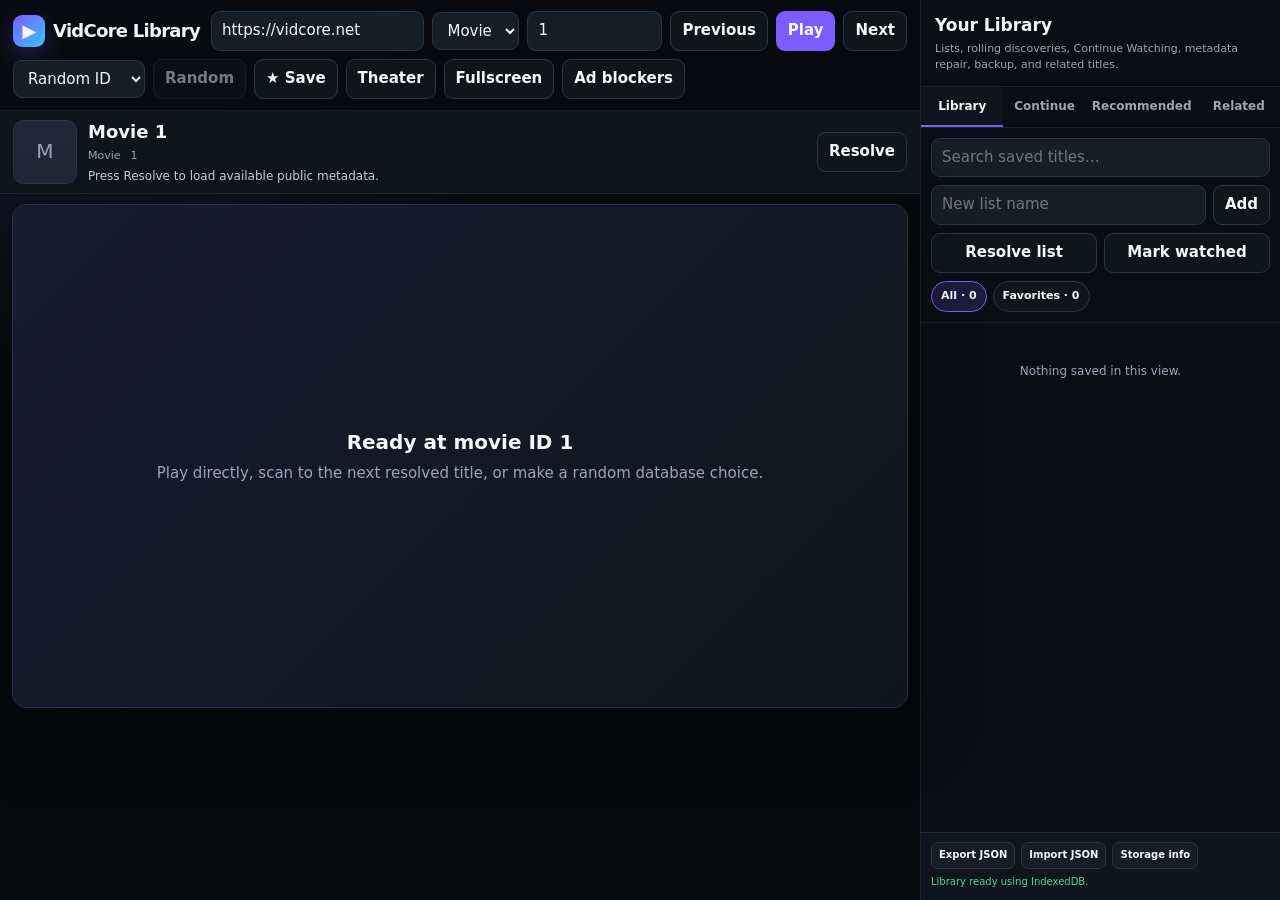
<file: VidCoreLargePlayer/index.html>
<!doctype html>
<html lang="en">
<head>
<meta charset="utf-8">
<meta name="viewport" content="width=device-width,initial-scale=1">
<meta name="color-scheme" content="dark">
<title>VidCore Library Player</title>
<link rel="stylesheet" href="styles.css">
<link rel="stylesheet" href="reliability.css">
</head>
<body>
<div class="app">
<section class="main">
<header class="toolbar">
<div class="brand"><span class="logo">▶</span><span>VidCore Library</span></div>
<input id="baseUrl" class="control base" type="url" value="https://vidcore.net" aria-label="Base URL" autocomplete="off" spellcheck="false">
<select id="mode" class="control" aria-label="Media type"><option value="movie">Movie</option><option value="tv">TV</option></select>
<input id="mediaId" class="control id" value="1" aria-label="Media ID" autocomplete="off" spellcheck="false">
<input id="season" class="control number hidden" type="number" min="0" step="1" value="1" aria-label="Season">
<input id="episode" class="control number hidden" type="number" min="1" step="1" value="1" aria-label="Episode">
<button id="previousButton" class="button" type="button" title="Scan backward until a public metadata match is found">Previous</button>
<button id="playButton" class="button primary" type="button">Play</button>
<button id="nextButton" class="button" type="button" title="Scan forward until a public metadata match is found">Next</button>
<select id="randomMode" class="control random-mode" aria-label="Random discovery source"><option value="number">Random ID</option><option value="database">Database pick</option></select>
<button id="randomButton" class="button" type="button" title="Start from a random numeric ID or choose a title from the public metadata database">Random</button>
<button id="favoriteButton" class="button" type="button">★ Save</button>
<button id="theaterModeButton" class="button" type="button" aria-pressed="false" title="Fill the available browser width without entering fullscreen">Theater</button>
<button id="fullscreenButton" class="button" type="button">Fullscreen</button>
<button id="adBlockerHelpButton" class="button" type="button" title="Official ad blocker links and local-file access instructions">Ad blockers</button>
</header>

<section class="current-card">
<div id="currentPoster" class="current-poster fallback">?</div>
<div class="current-info">
<h1 id="currentTitle" class="current-title">Movie ID 1</h1>
<div id="currentMeta" class="current-meta"><span>Unresolved</span></div>
<p id="currentDescription" class="current-description">Play the current ID, or use Previous/Next to scan public metadata until a title resolves.</p>
</div>
<div class="current-actions">
<a id="currentImdb" class="button hidden" target="_blank" rel="noopener noreferrer">IMDb</a>
<a id="currentTmdb" class="button hidden" target="_blank" rel="noopener noreferrer">TMDB</a>
<button id="resolveButton" class="button" type="button">Resolve</button>
</div>
</section>

<main id="playerWrap" class="player-wrap">
<div class="player-box">
<div id="emptyPlayer" class="empty-player"><div><strong>Ready at movie ID 1</strong>Play directly, scan to the next resolved title, or make a random database choice.</div></div>
<iframe id="player" class="hidden" title="Embedded media player" allow="autoplay; encrypted-media; fullscreen; picture-in-picture" allowfullscreen referrerpolicy="strict-origin-when-cross-origin"></iframe>
</div>
</main>
</section>

<aside class="sidebar">
<div class="side-head"><h2>Your Library</h2><div class="hint">Lists, rolling discoveries, Continue Watching, metadata repair, backup, and related titles.</div></div>
<nav class="tabs">
<button class="tab active" type="button" data-panel="library">Library</button>
<button class="tab" type="button" data-panel="continue">Continue</button>
<button class="tab" type="button" data-panel="recommended">Recommended</button>
<button class="tab" type="button" data-panel="related">Related</button>
</nav>

<section id="libraryPanel" class="side-content">
<div class="library-tools">
<input id="librarySearch" class="control" type="search" placeholder="Search saved titles…" autocomplete="off">
<div class="tool-row"><input id="newListName" class="control" placeholder="New list name" maxlength="40"><button id="addListButton" class="button" type="button">Add</button></div>
<div class="tool-actions"><button id="resolveListButton" class="button" type="button">Resolve list</button><button id="markListWatchedButton" class="button" type="button">Mark watched</button></div>
<div id="listChips" class="list-grid"></div>
</div>
<div id="libraryCards" class="cards"></div>
</section>

<section id="continuePanel" class="side-content hidden"><div id="continueCards" class="cards"><div class="empty-list">Play a saved or recent title to add it here.</div></div></section>
<section id="recommendedPanel" class="side-content hidden"><div id="recommendedCards" class="cards"><div class="empty-list">Resolved titles with cover art appear here automatically, even when they are not saved.</div></div></section>
<section id="relatedPanel" class="side-content hidden"><div id="relatedCards" class="cards"><div class="empty-list">Resolve a title to load related movies or TV.</div></div></section>

<footer class="side-footer">
<div class="footer-actions"><button id="exportButton" class="mini" type="button">Export JSON</button><button id="importButton" class="mini" type="button">Import JSON</button><button id="storageButton" class="mini" type="button">Storage info</button></div>
<input id="importFile" class="hidden" type="file" accept="application/json,.json">
<div id="status" class="status">Favorites are stored locally in IndexedDB.</div>
</footer>
</aside>
</div>

<dialog id="saveDialog">
<form id="saveForm" class="dialog-body" method="dialog">
<h3>Save to library</h3>
<label>List<select id="saveList" class="control"></select></label>
<label>Notes<textarea id="saveNotes" class="control" placeholder="Optional notes"></textarea></label>
<div class="dialog-actions"><button id="cancelSave" class="button" type="button">Cancel</button><button class="button primary" type="submit">Save</button></div>
</form>
</dialog>

<dialog id="storageDialog">
<div class="dialog-body">
<h3>Where your library is saved</h3>
<div class="hint">Favorites, lists, Continue Watching, and the rolling discovery queue use browser storage. Data is not committed to GitHub or synced automatically. Export JSON for library backup or transfer.</div>
<div class="dialog-actions"><button id="closeStorage" class="button primary" type="button">Close</button></div>
</div>
</dialog>

<dialog id="adBlockerDialog">
<div class="dialog-body">
<h3>Ad blocker setup</h3>
<p class="hint">The player uses a normal unsandboxed iframe so providers do not detect sandbox mode. Blocking is handled by your browser extension.</p>
<div id="fileAccessHint" class="blocker-warning"></div>
<div class="extension-links">
<a class="button primary" href="https://microsoftedge.microsoft.com/addons/detail/ublock-origin-lite/odfafepnkmbhccpbejgmiehpchacaeak" target="_blank" rel="noopener noreferrer">uBlock Origin for Edge</a>
<a class="button" href="https://chromewebstore.google.com/detail/pie-adblock-a-powerful-fr/jpkfgepcmmchgfbjblnodjhldacghenp" target="_blank" rel="noopener noreferrer">Pie Adblock</a>
</div>
<div class="blocker-steps">
<strong>When opening index.html directly:</strong>
<ol>
<li>Open <code>edge://extensions</code>.</li>
<li>Open Details for the blocker you use.</li>
<li>Enable <strong>Allow access to file URLs</strong>.</li>
<li>Reload this player.</li>
</ol>
<p>Alternatively, run <code>py -m http.server 8080</code> from the repository and open <code>http://localhost:8080/VidCoreLargePlayer/</code>.</p>
</div>
<div class="dialog-actions"><button id="copyExtensionsAddressButton" class="button" type="button">Copy edge://extensions</button><button id="closeAdBlockerDialog" class="button primary" type="button">Close</button></div>
</div>
</dialog>

<script src="app.js"></script>
<script src="discovery.js"></script>
<script src="scanner.js"></script>
<script src="ad-blocker-help.js"></script>
<script src="theater-mode.js"></script>
</body>
</html>
</file>
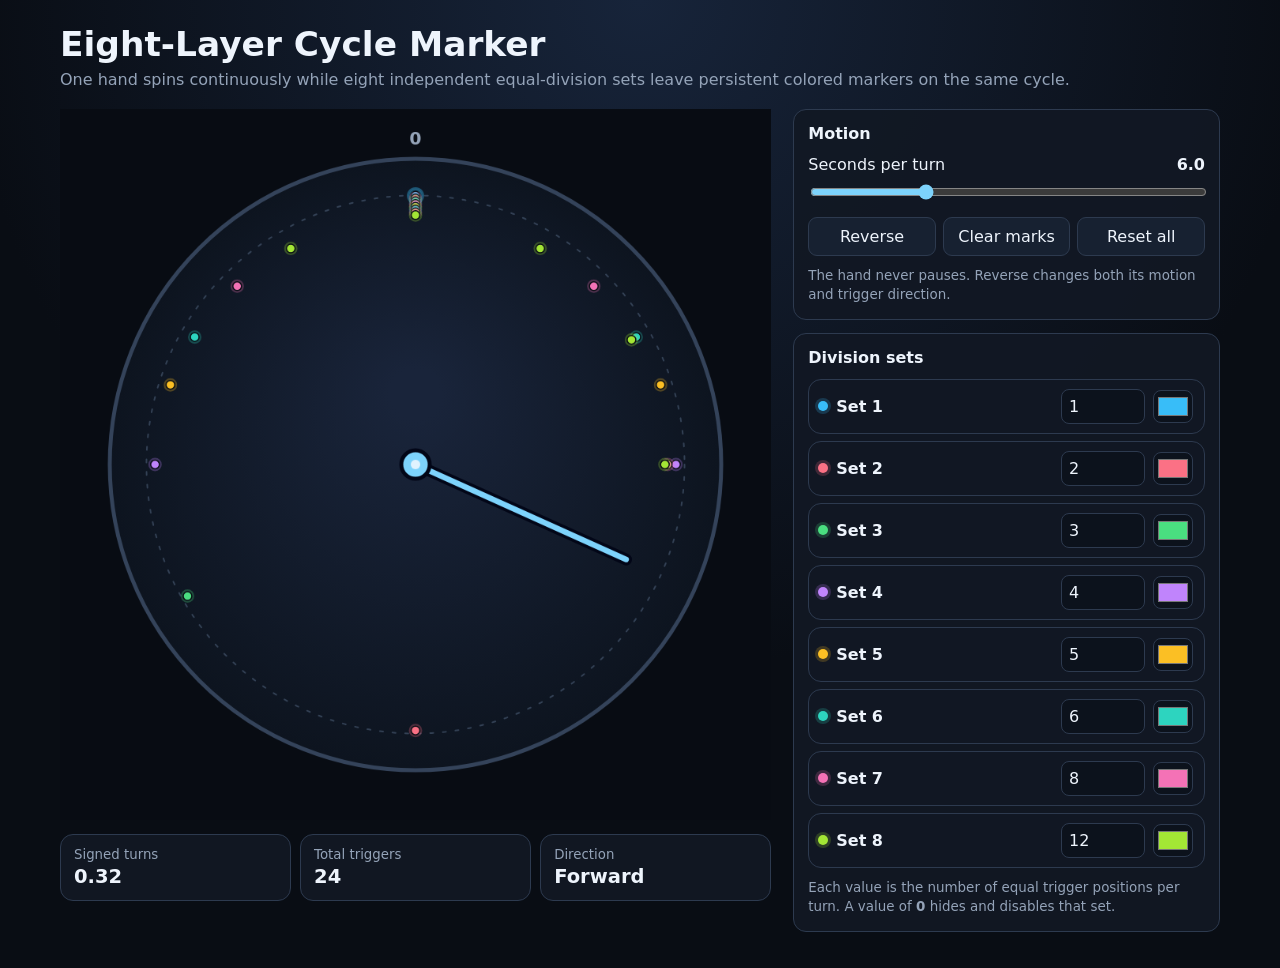
<file: web/html/interactive-visualizations/eight-layer-cycle-marker.html>
<!doctype html>
<html lang="en">
<head>
  <meta charset="utf-8">
  <meta name="viewport" content="width=device-width, initial-scale=1">
  <title>Eight-Layer Cycle Marker</title>
  <style>
    :root {
      color-scheme: dark;
      --bg: #090d14;
      --panel: #111824;
      --panel-2: #172131;
      --border: #2d3a4f;
      --text: #eef4fc;
      --muted: #94a3b8;
      --accent: #7dd3fc;
    }

    * { box-sizing: border-box; }

    body {
      margin: 0;
      min-height: 100vh;
      background: radial-gradient(circle at top, #17243a, var(--bg) 58%);
      color: var(--text);
      font-family: Inter, system-ui, -apple-system, BlinkMacSystemFont, "Segoe UI", sans-serif;
    }

    button, input { font: inherit; }

    main {
      width: min(1160px, calc(100% - 24px));
      margin: 0 auto;
      padding: 24px 0 36px;
    }

    h1 { margin: 0 0 6px; font-size: clamp(1.5rem, 3vw, 2.15rem); }
    h2 { margin: 0 0 12px; font-size: 1rem; }
    p { margin: 0; }
    .subtitle, .hint { color: var(--muted); }
    .subtitle { margin-bottom: 20px; }
    .hint { margin-top: 10px; font-size: .84rem; line-height: 1.45; }

    .layout {
      display: grid;
      grid-template-columns: minmax(0, 1.25fr) minmax(300px, .75fr);
      gap: 22px;
      align-items: start;
    }

    .clock-wrap {
      width: min(100%, 720px);
      margin: auto;
      aspect-ratio: 1;
    }

    canvas { display: block; width: 100%; height: 100%; }

    .stats {
      display: grid;
      grid-template-columns: repeat(3, 1fr);
      gap: 9px;
      margin-top: 14px;
    }

    .stat, .card, .layer {
      border: 1px solid var(--border);
      background: color-mix(in srgb, var(--panel) 94%, transparent);
      border-radius: 13px;
    }

    .stat { padding: 12px 13px; }
    .stat small { display: block; color: var(--muted); }
    .stat strong { display: block; margin-top: 3px; font-size: 1.22rem; }

    aside { display: grid; gap: 13px; }
    .card { padding: 14px; }

    .range-line {
      display: flex;
      justify-content: space-between;
      gap: 12px;
      margin-bottom: 8px;
    }

    input[type="range"] { width: 100%; accent-color: var(--accent); }

    .buttons {
      display: grid;
      grid-template-columns: repeat(3, 1fr);
      gap: 7px;
      margin-top: 13px;
    }

    button {
      border: 1px solid var(--border);
      border-radius: 9px;
      padding: 9px;
      background: var(--panel-2);
      color: var(--text);
      cursor: pointer;
    }

    button:hover { border-color: var(--accent); }
    button:focus-visible, input:focus-visible { outline: 2px solid var(--accent); outline-offset: 2px; }

    #layers { display: grid; gap: 7px; }

    .layer {
      display: grid;
      grid-template-columns: minmax(70px, 1fr) 84px 42px;
      gap: 8px;
      align-items: center;
      padding: 9px;
      transition: opacity .12s ease;
    }

    .layer[data-disabled="true"] { opacity: .42; }

    .layer label {
      display: flex;
      align-items: center;
      gap: 8px;
      font-weight: 650;
    }

    .dot {
      width: 10px;
      height: 10px;
      border-radius: 50%;
      background: var(--color);
      box-shadow: 0 0 0 3px color-mix(in srgb, var(--color) 20%, transparent);
    }

    input[type="number"] {
      min-width: 0;
      width: 100%;
      border: 1px solid var(--border);
      border-radius: 8px;
      padding: 7px;
      background: #0c121c;
      color: var(--text);
    }

    input[type="color"] {
      width: 40px;
      height: 33px;
      border: 1px solid var(--border);
      border-radius: 8px;
      padding: 2px;
      background: #0c121c;
    }

    @media (max-width: 840px) {
      .layout { grid-template-columns: 1fr; }
      aside { grid-template-columns: repeat(2, minmax(0, 1fr)); }
    }

    @media (max-width: 620px) {
      main { width: min(100% - 16px, 1160px); padding-top: 16px; }
      aside, .stats, .buttons { grid-template-columns: 1fr; }
    }
  </style>
</head>
<body>
  <main>
    <h1>Eight-Layer Cycle Marker</h1>
    <p class="subtitle">One hand spins continuously while eight independent equal-division sets leave persistent colored markers on the same cycle.</p>

    <div class="layout">
      <section>
        <div class="clock-wrap">
          <canvas id="clock" width="900" height="900" aria-label="Continuously rotating eight-layer cycle marker"></canvas>
        </div>

        <div class="stats">
          <div class="stat"><small>Signed turns</small><strong id="turns">0.00</strong></div>
          <div class="stat"><small>Total triggers</small><strong id="triggers">0</strong></div>
          <div class="stat"><small>Direction</small><strong id="direction">Forward</strong></div>
        </div>
      </section>

      <aside>
        <section class="card">
          <h2>Motion</h2>
          <label class="range-line" for="speed">
            <span>Seconds per turn</span>
            <strong id="speed-value">6.0</strong>
          </label>
          <input id="speed" type="range" min="0.5" max="20" value="6" step="0.5">

          <div class="buttons">
            <button id="reverse" type="button">Reverse</button>
            <button id="clear" type="button">Clear marks</button>
            <button id="reset" type="button">Reset all</button>
          </div>
          <p class="hint">The hand never pauses. Reverse changes both its motion and trigger direction.</p>
        </section>

        <section class="card">
          <h2>Division sets</h2>
          <div id="layers"></div>
          <p class="hint">Each value is the number of equal trigger positions per turn. A value of <strong>0</strong> hides and disables that set.</p>
        </section>
      </aside>
    </div>
  </main>

  <script>
    'use strict';

    const canvas = document.getElementById('clock');
    const ctx = canvas.getContext('2d', { alpha: false });
    const speed = document.getElementById('speed');
    const speedValue = document.getElementById('speed-value');
    const turnsText = document.getElementById('turns');
    const triggersText = document.getElementById('triggers');
    const directionText = document.getElementById('direction');
    const reverseButton = document.getElementById('reverse');
    const clearButton = document.getElementById('clear');
    const resetButton = document.getElementById('reset');
    const layerHost = document.getElementById('layers');

    const TAU = Math.PI * 2;
    const ZERO_ANGLE = -Math.PI / 2;
    const defaults = Object.freeze([
      { divisions: 1, color: '#38bdf8' },
      { divisions: 2, color: '#fb7185' },
      { divisions: 3, color: '#4ade80' },
      { divisions: 4, color: '#c084fc' },
      { divisions: 5, color: '#fbbf24' },
      { divisions: 6, color: '#2dd4bf' },
      { divisions: 8, color: '#f472b6' },
      { divisions: 12, color: '#a3e635' }
    ]);

    const layers = defaults.map(item => ({ ...item, lastStep: 0, hits: new Map() }));
    let turns = 0;
    let direction = 1;
    let totalTriggers = 0;
    let previousTime = performance.now();

    const normalizeSlot = (step, divisions) => ((step % divisions) + divisions) % divisions;

    function currentStep(layer) {
      if (layer.divisions <= 0) return 0;
      const scaled = turns * layer.divisions;
      return direction > 0 ? Math.floor(scaled) : Math.ceil(scaled);
    }

    function clearLayer(layer) {
      layer.hits.clear();
      layer.lastStep = currentStep(layer);
    }

    function processLayer(layer) {
      if (layer.divisions <= 0) return;

      const target = currentStep(layer);
      if (target === layer.lastStep) return;

      const increment = target > layer.lastStep ? 1 : -1;
      let step = layer.lastStep + increment;
      let safety = 0;

      while ((increment > 0 ? step <= target : step >= target) && safety < 512) {
        const slot = normalizeSlot(step, layer.divisions);
        layer.hits.set(slot, (layer.hits.get(slot) ?? 0) + 1);
        totalTriggers += 1;
        step += increment;
        safety += 1;
      }

      layer.lastStep = target;
    }

    function circle(x, y, radius, fill, stroke = null, width = 1) {
      ctx.beginPath();
      ctx.arc(x, y, radius, 0, TAU);
      if (fill) { ctx.fillStyle = fill; ctx.fill(); }
      if (stroke) { ctx.strokeStyle = stroke; ctx.lineWidth = width; ctx.stroke(); }
    }

    function drawFace() {
      const center = canvas.width / 2;
      const radius = canvas.width * 0.43;
      ctx.fillStyle = '#080c13';
      ctx.fillRect(0, 0, canvas.width, canvas.height);

      const gradient = ctx.createRadialGradient(center, center * .8, radius * .08, center, center, radius);
      gradient.addColorStop(0, '#19243a');
      gradient.addColorStop(1, '#0d141f');
      circle(center, center, radius, gradient, '#34435a', 5);

      ctx.save();
      ctx.setLineDash([4, 12]);
      ctx.strokeStyle = '#334155';
      ctx.lineWidth = 2;
      ctx.beginPath();
      ctx.arc(center, center, radius * .88, 0, TAU);
      ctx.stroke();
      ctx.restore();

      ctx.fillStyle = '#94a3b8';
      ctx.font = '600 22px system-ui, sans-serif';
      ctx.textAlign = 'center';
      ctx.textBaseline = 'middle';
      ctx.fillText('0', center, center - radius - 24);
    }

    function drawMarkers() {
      const center = canvas.width / 2;
      const baseRadius = canvas.width * .378;

      layers.forEach((layer, layerIndex) => {
        if (layer.divisions <= 0) return;
        const radius = baseRadius - layerIndex * 3.5;

        for (const [slot, hitCount] of layer.hits) {
          const angle = ZERO_ANGLE + slot / layer.divisions * TAU;
          const x = center + Math.cos(angle) * radius;
          const y = center + Math.sin(angle) * radius;
          const rings = Math.min(hitCount, 6);

          for (let ring = 0; ring < rings; ++ring) {
            ctx.globalAlpha = .28 + ring * .1;
            ctx.strokeStyle = layer.color;
            ctx.lineWidth = 3;
            ctx.beginPath();
            ctx.arc(x, y, 7 + ring * 2.4, 0, TAU);
            ctx.stroke();
          }

          ctx.globalAlpha = 1;
          circle(x, y, 5.5, layer.color, '#080c13', 1.5);
        }
      });

      ctx.globalAlpha = 1;
    }

    function drawHand() {
      const center = canvas.width / 2;
      const normalized = ((turns % 1) + 1) % 1;
      const angle = ZERO_ANGLE + normalized * TAU;
      const length = canvas.width * .325;
      const x = center + Math.cos(angle) * length;
      const y = center + Math.sin(angle) * length;

      ctx.lineCap = 'round';
      ctx.strokeStyle = '#020617';
      ctx.lineWidth = 15;
      ctx.beginPath();
      ctx.moveTo(center, center);
      ctx.lineTo(x, y);
      ctx.stroke();

      ctx.strokeStyle = '#7dd3fc';
      ctx.lineWidth = 7;
      ctx.beginPath();
      ctx.moveTo(center, center);
      ctx.lineTo(x, y);
      ctx.stroke();

      circle(center, center, 18, '#7dd3fc', '#020617', 5);
      circle(center, center, 6, '#e0f2fe');
    }

    function draw() {
      drawFace();
      drawMarkers();
      drawHand();
    }

    function buildControls() {
      layerHost.replaceChildren();

      layers.forEach((layer, index) => {
        const row = document.createElement('div');
        row.className = 'layer';
        row.dataset.disabled = String(layer.divisions === 0);
        row.style.setProperty('--color', layer.color);

        const label = document.createElement('label');
        label.htmlFor = `layer-${index}`;
        const dot = document.createElement('span');
        dot.className = 'dot';
        const name = document.createElement('span');
        name.textContent = `Set ${index + 1}`;
        label.append(dot, name);

        const ratio = document.createElement('input');
        ratio.id = `layer-${index}`;
        ratio.type = 'number';
        ratio.min = '0';
        ratio.max = '96';
        ratio.step = '1';
        ratio.value = String(layer.divisions);
        ratio.title = `Equal divisions for set ${index + 1}`;
        ratio.addEventListener('change', () => {
          const parsed = Number.parseInt(ratio.value, 10);
          layer.divisions = Number.isFinite(parsed) ? Math.max(0, Math.min(96, parsed)) : 0;
          ratio.value = String(layer.divisions);
          clearLayer(layer);
          row.dataset.disabled = String(layer.divisions === 0);
        });

        const color = document.createElement('input');
        color.type = 'color';
        color.value = layer.color;
        color.title = `Color for set ${index + 1}`;
        color.addEventListener('input', () => {
          layer.color = color.value;
          row.style.setProperty('--color', layer.color);
        });

        row.append(label, ratio, color);
        layerHost.append(row);
      });
    }

    function resetAll() {
      turns = 0;
      direction = 1;
      totalTriggers = 0;
      speed.value = '6';
      speedValue.textContent = '6.0';
      directionText.textContent = 'Forward';
      reverseButton.textContent = 'Reverse';

      defaults.forEach((item, index) => {
        layers[index].divisions = item.divisions;
        layers[index].color = item.color;
        layers[index].lastStep = 0;
        layers[index].hits.clear();
      });

      buildControls();
    }

    speed.addEventListener('input', () => {
      speedValue.textContent = Number(speed.value).toFixed(1);
    });

    reverseButton.addEventListener('click', () => {
      direction *= -1;
      layers.forEach(layer => { layer.lastStep = currentStep(layer); });
      directionText.textContent = direction > 0 ? 'Forward' : 'Reverse';
      reverseButton.textContent = direction > 0 ? 'Reverse' : 'Forward';
    });

    clearButton.addEventListener('click', () => {
      totalTriggers = 0;
      layers.forEach(clearLayer);
    });

    resetButton.addEventListener('click', resetAll);

    function animate(timestamp) {
      const delta = Math.min((timestamp - previousTime) / 1000, .1);
      previousTime = timestamp;
      turns += direction * delta / Number(speed.value);
      layers.forEach(processLayer);
      draw();
      turnsText.textContent = turns.toFixed(2);
      triggersText.textContent = totalTriggers.toLocaleString();
      requestAnimationFrame(animate);
    }

    buildControls();
    draw();
    requestAnimationFrame(animate);
  </script>
</body>
</html>
</file>
<file: VidCoreLargePlayer/styles.css>
:root{
  --bg:#07090d;--panel:#10151d;--panel2:#171d27;--panel3:#202837;
  --border:#2b3546;--text:#f5f7fb;--muted:#99a6b8;--accent:#7c5cff;
  --accent2:#9a83ff;--danger:#ff7484;--ok:#54d699;--warning:#ffc966;
  --radius:14px;--shadow:0 22px 70px rgb(0 0 0/.34)
}
*{box-sizing:border-box}
html,body{margin:0;min-height:100%;background:var(--bg);color:var(--text);font:500 15px/1.45 Inter,ui-sans-serif,system-ui,-apple-system,"Segoe UI",sans-serif}
body{background:radial-gradient(circle at 9% -10%,rgb(124 92 255/.2),transparent 34rem),var(--bg)}
button,input,select,textarea{font:inherit}
button{border:0;color:inherit;cursor:pointer}
a{color:inherit;text-decoration:none}
.hidden{display:none!important}
.app{min-height:100vh;display:grid;grid-template-columns:minmax(0,1fr) 360px}
.main{min-width:0;display:grid;align-content:start;grid-template-rows:auto auto auto}
.toolbar{display:flex;flex-wrap:wrap;align-items:center;gap:8px;padding:11px 13px;border-bottom:1px solid rgb(255 255 255/.08);background:rgb(8 10 15/.94);backdrop-filter:blur(18px)}
.brand{display:flex;align-items:center;gap:8px;margin-right:3px;font-size:18px;font-weight:900;letter-spacing:-.04em}
.logo{display:grid;place-items:center;width:32px;height:32px;border-radius:9px;background:linear-gradient(135deg,var(--accent),#38c5ff);box-shadow:0 9px 26px rgb(124 92 255/.26)}
.control{min-height:38px;padding:8px 10px;color:var(--text);outline:0;border:1px solid var(--border);border-radius:9px;background:var(--panel2)}
.control:focus{border-color:var(--accent);box-shadow:0 0 0 3px rgb(124 92 255/.14)}
.base{min-width:190px;flex:1}.id{width:135px}.number{width:74px}
.button{min-height:38px;padding:8px 11px;border:1px solid var(--border);border-radius:9px;background:var(--panel);font-weight:800}
.button:hover{border-color:var(--accent);background:var(--panel2)}
.button.primary{border-color:transparent;background:var(--accent)}
.button.primary:hover{background:var(--accent2)}
.button.danger{color:#ff9ca7;border-color:rgb(255 116 132/.35);background:rgb(255 116 132/.09)}
.current-card{display:grid;grid-template-columns:64px minmax(0,1fr) auto;gap:11px;align-items:center;min-height:80px;padding:8px 13px;border-bottom:1px solid rgb(255 255 255/.07);background:var(--panel)}
.current-poster{width:64px;height:64px;object-fit:cover;border:1px solid var(--border);border-radius:10px;background:var(--panel3)}
.current-poster.fallback{display:grid;place-items:center;color:var(--muted);font-size:20px}
.current-info{min-width:0}.current-title{margin:0 0 3px;overflow:hidden;text-overflow:ellipsis;white-space:nowrap;font-size:18px}
.current-meta{display:flex;flex-wrap:wrap;gap:4px 10px;color:var(--muted);font-size:11px}
.current-description{margin:4px 0 0;display:-webkit-box;overflow:hidden;color:#c9d0dc;font-size:12px;-webkit-box-orient:vertical;-webkit-line-clamp:1}
.current-actions{display:flex;gap:6px;flex-wrap:wrap;justify-content:flex-end}
.player-wrap{position:relative;width:100%;max-width:1280px;margin:0 auto;padding:10px 12px 14px}
.player-box{position:relative;width:100%;aspect-ratio:16/9;max-height:68vh;min-height:320px;overflow:hidden;border:1px solid var(--border);border-radius:var(--radius);background:#000;box-shadow:var(--shadow)}
iframe{display:block;width:100%;height:100%;border:0;background:#000}
.empty-player{position:absolute;inset:0;display:grid;place-items:center;padding:24px;background:linear-gradient(135deg,rgb(124 92 255/.08),transparent),var(--panel);color:var(--muted);text-align:center}
.empty-player strong{display:block;margin-bottom:6px;color:var(--text);font-size:20px}
.sidebar{display:grid;grid-template-rows:auto auto minmax(0,1fr) auto;min-height:100vh;border-left:1px solid rgb(255 255 255/.08);background:#0a0d13}
.side-head{padding:13px 14px;border-bottom:1px solid rgb(255 255 255/.08)}
.side-head h2{margin:0 0 3px;font-size:17px}.hint{color:var(--muted);font-size:11px}
.tabs{display:grid;grid-template-columns:repeat(3,1fr);border-bottom:1px solid rgb(255 255 255/.08)}
.tab{min-height:40px;background:transparent;color:var(--muted);font-size:12px;font-weight:850}
.tab.active{color:var(--text);background:var(--panel);box-shadow:inset 0 -2px var(--accent)}
.side-content{min-height:0;overflow:auto}
.library-tools{display:grid;gap:8px;padding:10px;border-bottom:1px solid rgb(255 255 255/.07)}
.tool-row{display:grid;grid-template-columns:minmax(0,1fr) auto;gap:7px}
.tool-actions{display:grid;grid-template-columns:1fr 1fr;gap:7px}
.list-grid{display:flex;flex-wrap:wrap;gap:6px}
.list-chip{min-height:31px;padding:5px 9px;border:1px solid var(--border);border-radius:999px;background:var(--panel);font-size:11px;font-weight:800}
.list-chip.active{border-color:var(--accent);background:rgb(124 92 255/.18)}
.cards{display:grid;align-content:start;gap:8px;padding:10px}
.card{display:grid;grid-template-columns:60px minmax(0,1fr);gap:9px;padding:8px;border:1px solid rgb(255 255 255/.08);border-radius:11px;background:var(--panel)}
.card-poster{width:60px;height:84px;object-fit:cover;border-radius:8px;background:var(--panel3)}
.card-poster.fallback{display:grid;place-items:center;color:var(--muted)}
.card-body{min-width:0;display:grid;align-content:start;gap:4px}
.card-title{margin:0;overflow:hidden;text-overflow:ellipsis;white-space:nowrap;font-size:13px}
.card-meta{display:flex;flex-wrap:wrap;gap:4px 7px;color:var(--muted);font-size:10px}
.tags{display:flex;flex-wrap:wrap;gap:3px}.tag{padding:2px 5px;border-radius:999px;background:var(--panel3);color:#c8d0dc;font-size:9px}
.card-actions{display:flex;flex-wrap:wrap;gap:4px;margin-top:2px}
.mini{min-height:27px;padding:4px 7px;border:1px solid var(--border);border-radius:7px;background:var(--panel2);font-size:10px;font-weight:800}
.mini:hover{border-color:var(--accent)}.mini.watched{color:var(--ok);border-color:rgb(84 214 153/.35)}
.related-card{grid-template-columns:50px minmax(0,1fr)}.related-card .card-poster{width:50px;height:70px}
.empty-list{padding:30px 14px;color:var(--muted);text-align:center;font-size:12px}
.side-footer{display:grid;gap:6px;padding:9px 10px;border-top:1px solid rgb(255 255 255/.08);background:var(--panel)}
.footer-actions{display:flex;gap:6px;flex-wrap:wrap}
.status{min-height:16px;color:var(--muted);font-size:10px;overflow-wrap:anywhere}
.status.ok{color:var(--ok)}.status.error{color:var(--danger)}.status.warn{color:var(--warning)}
dialog{width:min(500px,calc(100% - 24px));padding:0;border:1px solid var(--border);border-radius:15px;color:var(--text);background:var(--panel);box-shadow:var(--shadow)}
dialog::backdrop{background:rgb(0 0 0/.72);backdrop-filter:blur(5px)}
.dialog-body{display:grid;gap:12px;padding:18px}.dialog-body h3{margin:0}.dialog-actions{display:flex;justify-content:flex-end;gap:7px}
textarea{min-height:82px;resize:vertical}
@media(max-width:1180px){
  .app{grid-template-columns:1fr}.sidebar{min-height:620px;border-top:1px solid rgb(255 255 255/.08);border-left:0}
  .player-box{max-height:none;min-height:300px}.side-content{max-height:520px}
}
@media(max-width:760px){
  .toolbar{align-items:stretch}.brand{width:100%}.base,.id,.number{width:100%;min-width:0}.button{flex:1}
  .current-card{grid-template-columns:54px minmax(0,1fr)}.current-poster{width:54px;height:54px}
  .current-actions{grid-column:1/-1;justify-content:flex-start}.player-box{min-height:240px}
}
</file>
<file: VidCoreLargePlayer/reliability.css>
button:disabled,
input:disabled,
select:disabled {
  cursor: not-allowed;
  opacity: 0.48;
}

button:disabled:hover {
  border-color: var(--border);
  background: var(--panel);
}

.tabs {
  grid-template-columns: repeat(4, 1fr);
}

.random-mode {
  width: 132px;
}

#randomButton:not(:disabled) {
  border-color: color-mix(in srgb, var(--accent) 42%, var(--border));
}

body.theater-mode {
  overflow: hidden;
}

body.theater-mode .app {
  min-height: 100vh;
  grid-template-columns: minmax(0, 1fr);
}

body.theater-mode .main {
  min-height: 100vh;
  grid-template-rows: auto minmax(0, 1fr);
}

body.theater-mode .sidebar,
body.theater-mode .current-card {
  display: none !important;
}

body.theater-mode .toolbar {
  position: relative;
  z-index: 2;
  padding: 8px 10px;
}

body.theater-mode .player-wrap {
  display: flex;
  align-items: center;
  width: 100%;
  max-width: none;
  margin: 0;
  padding: 0;
  background: #000;
}

body.theater-mode .player-box {
  width: 100%;
  height: min(56.25vw, calc(100vh - 58px));
  min-height: 0;
  max-height: calc(100vh - 58px);
  aspect-ratio: auto;
  border-right: 0;
  border-left: 0;
  border-radius: 0;
  box-shadow: none;
}

body.theater-mode #theaterModeButton {
  border-color: var(--accent);
  background: color-mix(in srgb, var(--accent) 18%, var(--panel));
}

.extension-links {
  display: grid;
  grid-template-columns: 1fr 1fr;
  gap: 8px;
}

.extension-links .button {
  display: grid;
  place-items: center;
  text-align: center;
}

.blocker-warning {
  display: none;
  padding: 10px 12px;
  border: 1px solid color-mix(in srgb, var(--warning) 45%, var(--border));
  border-radius: 10px;
  color: var(--warning);
  background: color-mix(in srgb, var(--warning) 8%, var(--panel));
  font-size: 12px;
}

.blocker-warning:not(:empty) {
  display: block;
}

.blocker-warning.active {
  font-weight: 750;
}

.blocker-steps {
  display: grid;
  gap: 7px;
  color: #d4dae5;
  font-size: 12px;
}

.blocker-steps p,
.blocker-steps ol {
  margin: 0;
}

.blocker-steps ol {
  padding-left: 21px;
}

.blocker-steps code {
  padding: 2px 5px;
  border-radius: 5px;
  background: var(--panel3);
}

@media (max-width: 760px) {
  .random-mode {
    width: 100%;
  }

  body.theater-mode {
    overflow: auto;
  }

  body.theater-mode .player-box {
    height: 56.25vw;
    min-height: 220px;
    max-height: none;
  }
}

@media (max-width: 520px) {
  .extension-links {
    grid-template-columns: 1fr;
  }
}
</file>
